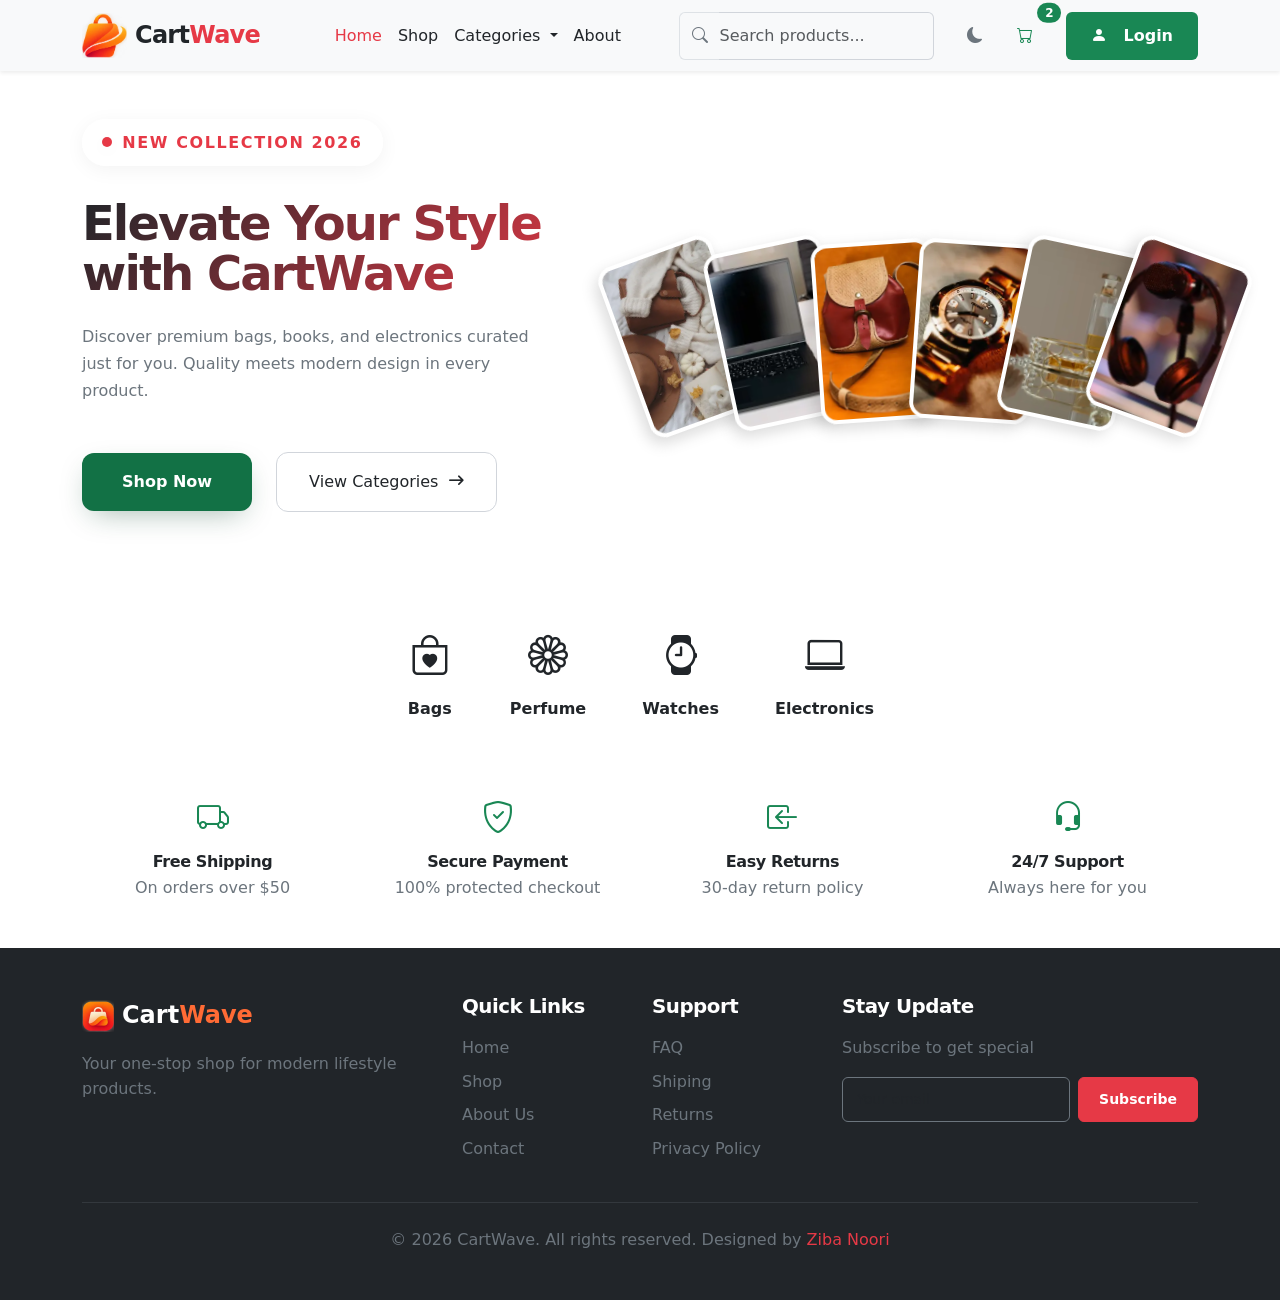
<file: index.html>
<!doctype html>
<html lang="en" class="no-js" data-theme="light">
  <head>
    <meta charset="UTF-8" />
    <meta name="viewport" content="width=device-width, initial-scale=1.0" />
    <title>CartWave</title>
    <link
      rel="icon"
      type="image/x-icon"
      href="./assets/images/favicon-32x32.png"
    />
    <link
      href="https://cdn.jsdelivr.net/npm/bootstrap@5.3.8/dist/css/bootstrap.min.css"
      rel="stylesheet"
      integrity="sha384-sRIl4kxILFvY47J16cr9ZwB07vP4J8+LH7qKQnuqkuIAvNWLzeN8tE5YBujZqJLB"
      crossorigin="anonymous"
    />
    <link
      rel="stylesheet"
      href="https://cdn.jsdelivr.net/npm/bootstrap-icons@1.11.3/font/bootstrap-icons.min.css"
    />
    <link rel="stylesheet" href="./assets/css/main.css" />
    <link rel="stylesheet" href="./assets/css/sections.css" />
    <link rel="stylesheet" href="./assets/css/responsive.css" />
  </head>

  <body>
    <!-- Navbar -->
    <nav class="navbar navbar-expand-lg navbar-light shadow-sm sticky-top">
      <div class="container">
        <a
          class="navbar-brand d-flex align-items-center gap-2 text-decoration-none"
          href="index.html"
        >
          <img
            src="./assets/images/logo5.webp"
            alt="CartWave Logo"
            width="45"
            height="45"
            class="d-inline-block align-text-top"
          />
          <span class="brand-name">
            Cart<span class="brand-accent">Wave</span>
          </span>
        </a>
        <button
          class="navbar-toggler border-0"
          type="button"
          data-bs-toggle="collapse"
          data-bs-target="#mainNav"
          aria-controls="mainNav"
          aria-expanded="false"
          aria-label="Toggle navigation"
        >
          <span class="navbar-toggler-icon"></span>
        </button>
        <div class="collapse navbar-collapse" id="mainNav">
          <ul class="navbar-nav mx-auto mb-2 mb-lg-0 fw-medium">
            <li class="nav-item">
              <a class="nav-link active" href="index.html">Home</a>
            </li>
            <li class="nav-item">
              <a class="nav-link" href="shop.html">Shop</a>
            </li>
            <li class="nav-item dropdown">
              <a
                class="nav-link dropdown-toggle"
                href="#"
                role="button"
                data-bs-toggle="dropdown"
              >
                Categories
              </a>
              <ul class="dropdown-menu border-0 shadow">
                <li>
                  <a class="dropdown-item" href="shop.html?category=electronics"
                    >Electronics</a
                  >
                </li>
                <li>
                  <a class="dropdown-item" href="shop.html?category=fashion"
                    >Fashion</a
                  >
                </li>
                <li><hr class="dropdown-divider" /></li>
                <li>
                  <a class="dropdown-item" href="shop.html?category=accessories"
                    >Accessories</a
                  >
                </li>
              </ul>
            </li>
            <li class="nav-item">
              <a class="nav-link" href="#about">About</a>
            </li>
          </ul>
          <div class="d-lg-none mb-3">
            <h6 class="fw-bold text-muted mb-2">Categories</h6>
            <ul class="list-unstyled">
              <li>
                <a
                  href="shop.html?category=electronics"
                  class="text-decoration-none text-dark d-block py-1"
                  >Electronics</a
                >
              </li>
              <li>
                <a
                  href="shop.html?category=fashion"
                  class="text-decoration-none text-dark d-block py-1"
                  >Fashion</a
                >
              </li>
              <li>
                <a
                  href="shop.html?category=beauty"
                  class="text-decoration-none text-dark d-block py-1"
                  >Beauty & Perfume</a
                >
              </li>
            </ul>
          </div>
          <form class="d-flex me-3 position-relative" role="search">
            <div class="input-group">
              <span class="input-group-text bg-light border-end-0">
                <i class="bi bi-search text-muted"></i>
              </span>
              <input
                class="form-control border-start-0 ps-0 js-search-input"
                type="search"
                placeholder="Search products..."
                aria-label="Search"
                autocomplete="off"
              />
            </div>
          </form>
          <button
            class="btn btn-outline-secondary rounded-2 px-3 js-theme-toggle"
            aria-label="Toggle dark mode"
          >
            <i class="bi bi-moon-fill" aria-hidden="true"></i>
          </button>
          <div class="d-flex gap-3">
            <a
              href="javascript:void(0)"
              class="btn btn-outline-success position-relative rounded-2 px-3"
              aria-label="Shopping cart with 2 items"
            >
              <i class="bi bi-cart" aria-hidden="true"></i>
              <span
                class="position-absolute top-0 start-100 translate-middle badge rounded-pill bg-success text-white"
              >
                2
                <span class="visually-hidden">items in cart</span>
              </span>
            </a>
            <a href="javascript:void(0)" class="btn btn-success rounded-2 px-4">
              <i class="bi bi-person-fill me-2" aria-hidden="true"></i>
              Login
            </a>
          </div>
        </div>
      </div>
    </nav>

    <!-- Hero Section -->
    <section class="hero-section">
      <div class="container py-5">
        <div class="row align-items-center">
          <div class="col-lg-6 hero-content mb-4 mb-lg-0">
            <span class="hero-badge">New Collection 2026</span>
            <h1 class="hero-title">
              Elevate Your Style with <span>CartWave</span>
            </h1>
            <p class="hero-lead">
              Discover premium bags, books, and electronics curated just for
              you. Quality meets modern design in every product.
            </p>
            <div class="hero-actions">
              <a href="#products" class="btn-hero-primary">Shop Now</a>
              <a href="javascript:void(0)" class="btn-hero-secondary"
                >View Categories</a
              >
            </div>
          </div>
          <div class="col-lg-6">
            <div class="hero-gallery position-relative">
              <div class="gallery-item">
                <img src="assets/images/heroshop.webp" alt="heroshop" />
              </div>

              <div class="gallery-item">
                <img src="assets/images/laptop.webp" alt="laptop" />
              </div>

              <div class="gallery-item">
                <img src="assets/images/bagg.webp" alt="bag" />
              </div>

              <div class="gallery-item">
                <img src="assets/images/watch2.webp" alt="watch" />
              </div>

              <div class="gallery-item">
                <img src="assets/images/perfume.webp " alt="perfume" />
              </div>

              <div class="gallery-item">
                <img src="assets/images/hedphone2.webp" alt="hedphon" />
              </div>
            </div>
          </div>
        </div>
      </div>
    </section>

    <section class="category-shortcuts py-5">
      <div class="container">
        <div
          class="d-flex justify-content-center flex-nowrap gap-4 overflow-auto pb-2"
        >
          <a
            href="shop.html?category=fashion"
            class="category-item text-center text-decoration-none text-dark p-3 rounded-4"
          >
            <i class="bi bi-bag-heart fs-1 d-block mb-2"></i>
            <span class="fw-semibold d-block">Bags</span>
          </a>

          <a
            href="shop.html?category=beauty"
            class="category-item text-center text-decoration-none text-dark p-3 rounded-4"
          >
            <i class="bi bi-flower1 fs-1 d-block mb-2"></i>
            <span class="fw-semibold d-block">Perfume</span>
          </a>

          <a
            href="shop.html?category=accessories"
            class="category-item text-center text-decoration-none text-dark p-3 rounded-4"
          >
            <i class="bi bi-watch fs-1 d-block mb-2"></i>
            <span class="fw-semibold d-block">Watches</span>
          </a>

          <a
            href="shop.html?category=electronics"
            class="category-item text-center text-decoration-none text-dark p-3 rounded-4"
          >
            <i class="bi bi-laptop fs-1 d-block mb-2"></i>
            <span class="fw-semibold d-block">Electronics</span>
          </a>
        </div>
      </div>
    </section>

    <section class="trust-badges">
      <div class="container">
        <div class="row g-4 text-center">
          <div class="col-md-3 col-6">
            <div
              class="d-flex flex-column align-items-center justify-content-center h-100"
            >
              <i class="bi bi-truck fs-2 text-success mb-2"></i>
              <div>
                <h6 class="fw-bold mb-1">Free Shipping</h6>
                <span class="text-muted d-block">On orders over $50</span>
              </div>
            </div>
          </div>

          <div class="col-md-3 col-6">
            <div
              class="d-flex flex-column align-items-center justify-content-center h-100"
            >
              <i class="bi bi-shield-check fs-2 text-success mb-2"></i>
              <div>
                <h6 class="fw-bold mb-1">Secure Payment</h6>
                <span class="text-muted d-block">100% protected checkout</span>
              </div>
            </div>
          </div>

          <div class="col-md-3 col-6">
            <div
              class="d-flex flex-column align-items-center justify-content-center h-100"
            >
              <i class="bi bi-box-arrow-in-left fs-2 text-success mb-2"></i>
              <div>
                <h6 class="fw-bold mb-1">Easy Returns</h6>
                <span class="text-muted d-block">30-day return policy</span>
              </div>
            </div>
          </div>

          <div class="col-md-3 col-6">
            <div
              class="d-flex flex-column align-items-center justify-content-center h-100"
            >
              <i class="bi bi-headset fs-2 text-success mb-2"></i>
              <div>
                <h6 class="fw-bold mb-1">24/7 Support</h6>
                <span class="text-muted d-block">Always here for you</span>
              </div>
            </div>
          </div>
        </div>
      </div>
    </section>

    <!-- footer -->
    <footer class="bg-dark text-light py-5 mt-5">
      <div class="container">
        <div class="row g-4">
          <div class="col-lg-4 col-md-6">
            <a
              class="d-flex align-items-center gap-2 text-decoration-non mb-3"
              href="javascript:void(0)"
            >
              <img
                src="./assets/images/favicon-32x32.png"
                alt="CartWave Brand Logo"
              />
              <span class="fw-bold fs-4 text-white"
                >Cart<span style="color: #ff6b35">Wave</span></span
              >
            </a>
            <p class="text-muted smal">
              Your one-stop shop for modern lifestyle products.
            </p>
          </div>

          <div class="col-lg-2 col-md-6">
            <h4 class="text-white mb-3">Quick Links</h4>
            <ul class="list-unstyled text-muted smal">
              <li class="mb-2">
                <a
                  href="javascript:void(0)"
                  class="text-decoration-non text-muted link-footer"
                  >Home</a
                >
              </li>
              <li class="mb-2">
                <a
                  href="javascript:void(0)"
                  class="text-decoration-non text-muted link-footer"
                  >Shop</a
                >
              </li>
              <li class="mb-2">
                <a
                  href="javascript:void(0)"
                  class="text-decoration-non text-muted link-footer"
                  >About Us</a
                >
              </li>
              <li class="mb-2">
                <a
                  href="javascript:void(0)"
                  class="text-decoration-non text-muted link-footer"
                  >Contact</a
                >
              </li>
            </ul>
          </div>
          <div class="col-lg-2 col-md-6">
            <h4 class="text-white mb-3">Support</h4>
            <ul class="list-unstyled">
              <li class="mb-2">
                <a
                  href="javascript:void(0)"
                  class="text-decoration-non text-muted link-footer"
                  >FAQ</a
                >
              </li>
              <li class="mb-2">
                <a
                  href="javascript:void(0)"
                  class="text-decoration-non text-muted link-footer"
                  >Shiping</a
                >
              </li>
              <li class="mb-2">
                <a
                  href="javascript:void(0)"
                  class="text-decoration-non text-muted link-footer"
                  >Returns</a
                >
              </li>
              <li class="mb-2">
                <a
                  href="javascript:void(0)"
                  class="text-decoration-non text-muted link-footer"
                  >Privacy Policy</a
                >
              </li>
            </ul>
          </div>

          <div class="col-lg-4 col-md-6">
            <h4 class="text-white mb-3">Stay Update</h4>
            <p class="text-muted smal">Subscribe to get special</p>
            <form class="d-flex gap-2" action="/subscribe" method="POST">
              <label for="newsletters-email" class="visually-hidden"
                >Email address</label
              >

              <input
                type="email"
                name="email"
                id="newsletters-email"
                placeholder="Your email"
                required
                class="form-control form-control-sm bg-dark border-secondary text-light rounded-start"
                style="border-radius: var(--radius-sm) !important"
              />

              <button class="btn btn-brand btn-sm rounded-end" type="submit">
                Subscribe
              </button>
            </form>
          </div>
        </div>

        <hr class="border-secondary my-4" />
        <div class="text-center text-muted smal">
          &copy; 2026 CartWave. All rights reserved. Designed by
          <a href="https://github.com/zibanoori" target="_blank">Ziba Noori</a>
        </div>
      </div>
    </footer>
    <!-- Scripts -->
    <script
      src="https://cdn.jsdelivr.net/npm/bootstrap@5.3.8/dist/js/bootstrap.bundle.min.js"
      integrity="sha384-FKyoEForCGlyvwx9Hj09JcYn3nv7wiPVlz7YYwJrWVcXK/BmnVDxM+D2scQbITxI"
      crossorigin="anonymous"
    ></script>
    <script src="assets/script/main.js"></script>
  </body>
</html>
</file>
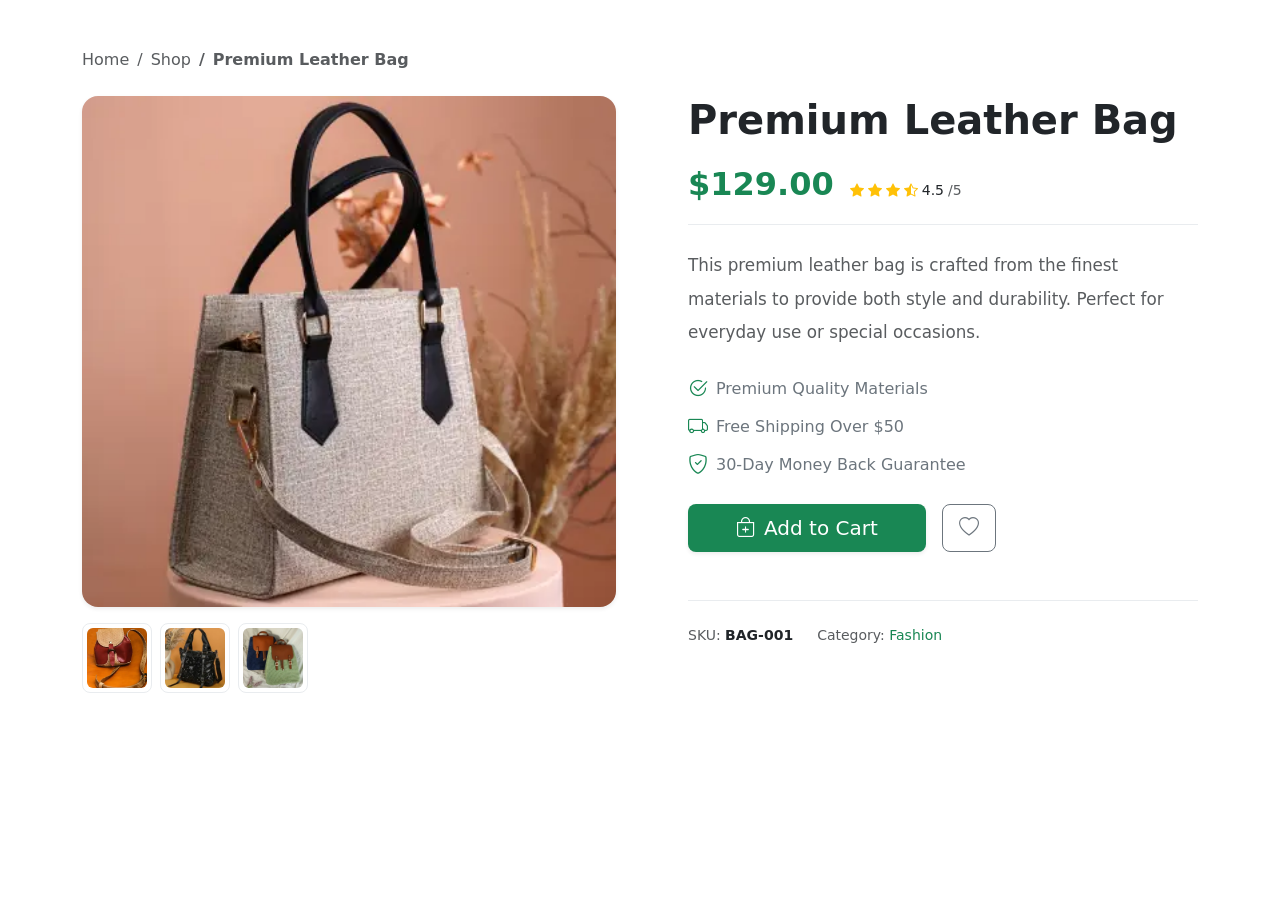
<file: product-detail.html>
<!doctype html>
<html lang="en">
  <head>
    <meta charset="UTF-8" />
    <meta name="viewport" content="width=device-width, initial-scale=1.0" />
    <title>Premium Leather Bag - CartWave</title>
    <link
      href="https://cdn.jsdelivr.net/npm/bootstrap@5.3.8/dist/css/bootstrap.min.css"
      rel="stylesheet"
    />
    <link
      rel="stylesheet"
      href="https://cdn.jsdelivr.net/npm/bootstrap-icons@1.11.3/font/bootstrap-icons.min.css"
    />
    <style>
      .thumbnail-item {
        transition: all 1.8s cubic-bezier(0.22, 1, 0.36, 1);
        transform-origin: center bottom;
        cursor: pointer;
      }
      .thumbnail-item:hover {
        transform: scale(1.15) rotate(-5deg);
        border-color: #165437 !important;
        box-shadow: 0 10px 20px rgba(0, 0, 0, 0.1);
      }
      .main-product-image {
        transition: none;
      }
      .btn-success {
        background-color: #198754;
        border: none;
        transition: transform 0.3s ease;
      }
      .btn-success:hover {
        transform: translateY(-2px);
        background-color: #157347;
      }
    </style>
  </head>
  <body>
    <section class="py-5">
      <div class="container">
        <!-- Breadcrumb -->
        <nav class="mb-4" aria-label="breadcrumb">
          <ol class="breadcrumb small text-muted">
            <li class="breadcrumb-item">
              <a href="/" class="text-decoration-none text-muted">Home</a>
            </li>
            <li class="breadcrumb-item">
              <a href="/shop/" class="text-decoration-none text-muted">Shop</a>
            </li>
            <li class="breadcrumb-item active fw-semibold">
              Premium Leather Bag
            </li>
          </ol>
        </nav>

        <div class="row g-5 align-items-start">
          <div class="col-lg-6">
            <div
              class="bg-light rounded-4 overflow-hidden shadow-sm position-relative"
            >
              <img
                src="assets/images/baggg.webp"
                alt="Product"
                class="w-100 h-auto object-fit-cover main-product-image"
                style="min-height: 500px"
              />
            </div>
            <div class="d-flex gap-2 mt-3">
              <div
                class="thumbnail-item border border-light-subtle rounded-3 p-1"
                style="width: 70px; height: 70px"
              >
                <img
                  src="assets/images/bagg.webp"
                  alt="thumb"
                  class="w-100 h-100 object-fit-cover rounded-2"
                />
              </div>
              <div
                class="thumbnail-item border border-light-subtle rounded-3 p-1"
                style="width: 70px; height: 70px"
              >
                <img
                  src="assets/images/bagg2.webp"
                  alt="thumb"
                  class="w-100 h-100 object-fit-cover rounded-2"
                />
              </div>
              <div
                class="thumbnail-item border border-light-subtle rounded-3 p-1"
                style="width: 70px; height: 70px"
              >
                <img
                  src="assets/images/bag2.webp"
                  alt="thumb"
                  class="w-100 h-100 object-fit-cover rounded-2"
                />
              </div>
            </div>
          </div>

          <!-- Right Column: Info -->
          <div class="col-lg-6 ps-lg-5">
            <h1 class="display-6 fw-bold mb-3 text-dark">
              Premium Leather Bag
            </h1>

            <div
              class="d-flex align-items-baseline gap-3 mb-4 pb-3 border-bottom border-light-subtle"
            >
              <span class="fs-2 fw-bold text-success">$129.00</span>
              <div class="d-flex align-items-center text-warning small">
                <i class="bi bi-star-fill me-1"></i>
                <i class="bi bi-star-fill me-1"></i>
                <i class="bi bi-star-fill me-1"></i>
                <i class="bi bi-star-half me-1"></i>
                <span class="fw-medium text-dark">4.5</span>
                <span class="text-muted ms-1">/5</span>
              </div>
            </div>

            <p class="text-muted mb-4 lh-lg" style="font-size: 1.05rem">
              This premium leather bag is crafted from the finest materials to
              provide both style and durability. Perfect for everyday use or
              special occasions.
            </p>

            <ul class="list-unstyled mb-4 d-grid gap-2">
              <li class="d-flex align-items-center gap-2 text-secondary">
                <i class="bi bi-check2-circle text-success fs-5"></i>
                <span>Premium Quality Materials</span>
              </li>
              <li class="d-flex align-items-center gap-2 text-secondary">
                <i class="bi bi-truck text-success fs-5"></i>
                <span>Free Shipping Over $50</span>
              </li>
              <li class="d-flex align-items-center gap-2 text-secondary">
                <i class="bi bi-shield-check text-success fs-5"></i>
                <span>30-Day Money Back Guarantee</span>
              </li>
            </ul>

            <div class="d-flex flex-wrap gap-3 mb-5">
              <button class="btn btn-success btn-lg px-5 rounded-3 shadow-sm">
                <i class="bi bi-bag-plus me-2"></i>Add to Cart
              </button>
              <button
                class="btn btn-outline-secondary btn-lg rounded-3"
                aria-label="Add to wishlist"
              >
                <i class="bi bi-heart"></i>
              </button>
            </div>

            <div class="pt-4 border-top border-light-subtle">
              <div class="d-flex gap-4 small text-muted">
                <span>SKU: <strong class="text-dark">BAG-001</strong></span>
                <span
                  >Category:
                  <a
                    href="#"
                    class="text-decoration-none text-success fw-medium"
                    >Fashion</a
                  ></span
                >
              </div>
            </div>
          </div>
        </div>
      </div>
    </section>

    <script>
      const product = [
        {
          id: 1,
          name: "Premium Leather Bag",
          price: "$129.00",
          description:
            "This premium leather bag is crafted from the finest materials to provide both style and durability. Perfect for everyday use or special occasions.",
          image: "assets/images/baggg.webp",
        },
        {
          id: 2,
          name: "Classic Denim bag",
          price: "$89.50",
          desc: "A timeless denim bag perfect for any season. Made with high-quality cotton for maximum comfort.",
          image: "assets/images/bagg.webp",
          sku: "BAG-002",
        },
      ];
      function showProduct(id) {
        const product = products.find((p) => p.id == id);
        if (product) {
          document.getElementById("product-name").innerText = product.name;
          document.getElementById("product-price").innerText = product.price;
          document.getElementById("product-desc").innerText =
            product.description;
          document.getElementById("product-image").src = product.image;
          document.getElementById("product-sku").innerText = product.sku;
          document.getElementById("breadcrumb-product").innerText =
            product.name;
        }
      }

      const urlParams = new URLSearchParams(window.location.search);
      const productId = urlParams.get("id");
      if (productId) {
        showProduct(productId);
      }

      document.querySelectorAll(".thumbnail-item img").forEach((tumb) => {
        tumb.addEventListener("click", function () {
          document.getElementById("product-image").src = this.src;
        });
      });
    </script>
  </body>
</html>
</file>
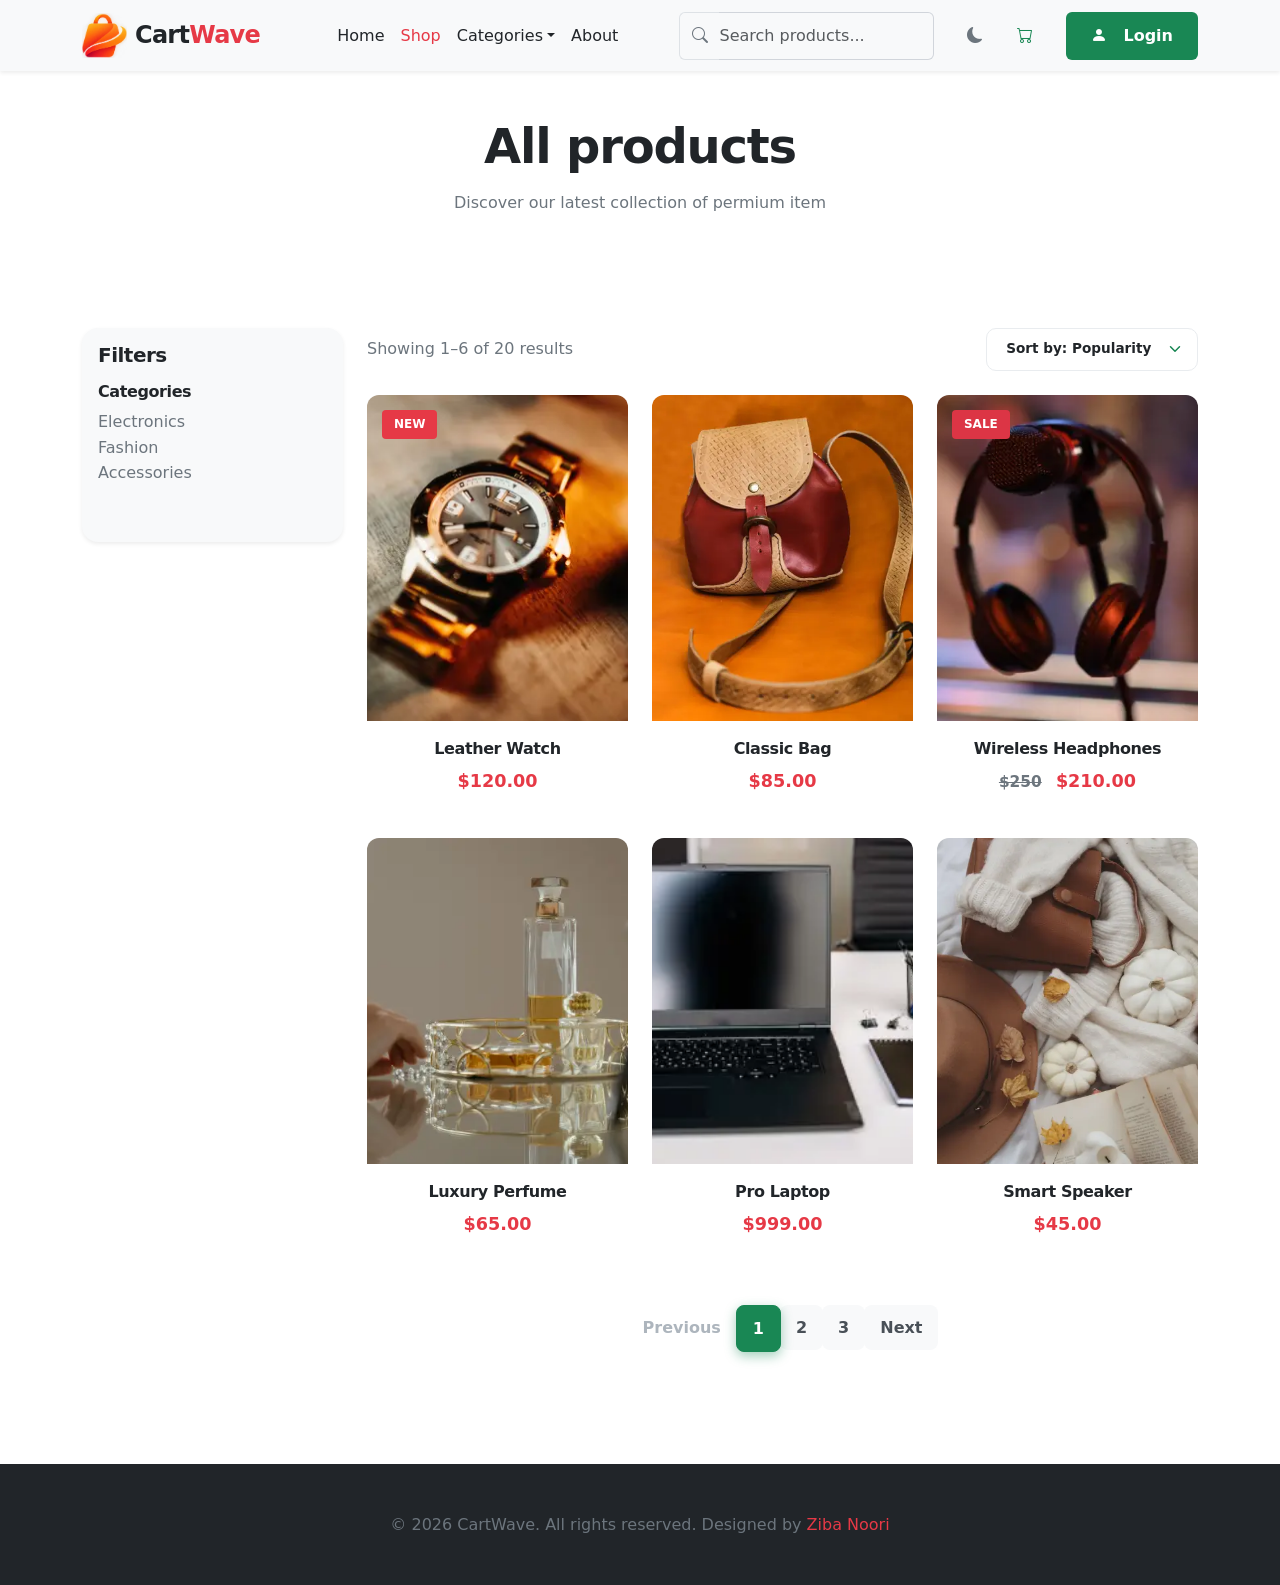
<file: shop.html>
<!doctype html>
<html lang="en" class="no-js" data-theme="light">
  <head>
    <meta charset="UTF-8" />
    <meta name="viewport" content="width=device-width, initial-scale=1.0" />
    <title>Shop - CartWave</title>
    <link
      rel="icon"
      type="image/x-icon"
      href="./assets/images/favicon-32x32.png"
    />
    <link
      href="https://cdn.jsdelivr.net/npm/bootstrap@5.3.8/dist/css/bootstrap.min.css"
      rel="stylesheet"
    />
    <link
      rel="stylesheet"
      href="https://cdn.jsdelivr.net/npm/bootstrap-icons@1.11.3/font/bootstrap-icons.min.css"
    />
    <link rel="stylesheet" href="./assets/css/main.css" />
    <link rel="stylesheet" href="./assets/css/sections.css" />
    <link rel="stylesheet" href="./assets/css/responsive.css" />
  </head>
  <body>
    <!-- Navbar -->
    <nav class="navbar navbar-expand-lg navbar-light shadow-sm sticky-top">
      <div class="container">
        <a
          class="navbar-brand d-flex align-items-center gap-2 text-decoration-none"
          href="index.html"
        >
          <img
            src="./assets/images/logo5.webp"
            alt="CartWave Logo"
            width="45"
            height="45"
          />
          <span class="brand-name"
            >Cart<span class="brand-accent">Wave</span></span
          >
        </a>

        <button
          class="navbar-toggler border-0"
          type="button"
          data-bs-toggle="collapse"
          data-bs-target="#mainNav"
        >
          <span class="navbar-toggler-icon"></span>
        </button>

        <div class="collapse navbar-collapse" id="mainNav">
          <ul class="navbar-nav mx-auto mb-2 mb-lg-0 fw-medium">
            <li class="nav-item">
              <a class="nav-link" href="index.html">Home</a>
            </li>
            <li class="nav-item">
              <a class="nav-link active" href="shop.html">Shop</a>
            </li>
            <li class="nav-item dropdown">
              <a
                class="nav-link dropdown-toggle"
                href="#"
                role="button"
                data-bs-toggle="dropdown"
                >Categories</a
              >
              <ul class="dropdown-menu border-0 shadow">
                <li>
                  <a class="dropdown-item" href="shop.html?category=electronics"
                    >Electronics</a
                  >
                </li>
                <li>
                  <a class="dropdown-item" href="shop.html?category=fashion"
                    >Fashion</a
                  >
                </li>
                <li><hr class="dropdown-divider" /></li>
                <li>
                  <a class="dropdown-item" href="shop.html?category=accessories"
                    >Accessories</a
                  >
                </li>
              </ul>
            </li>
            <li class="nav-item">
              <a class="nav-link" href="#about">About</a>
            </li>
          </ul>

          <div class="d-lg-none mb-3">
            <h6 class="fw-bold text-muted mb-2">Categories</h6>
            <ul class="list-unstyled">
              <li>
                <a
                  href="shop.html?category=electronics"
                  class="text-decoration-none text-dark d-block py-1"
                  >Electronics</a
                >
              </li>
              <li>
                <a
                  href="shop.html?category=fashion"
                  class="text-decoration-none text-dark d-block py-1"
                  >Fashion</a
                >
              </li>
              <li>
                <a
                  href="shop.html?category=beauty"
                  class="text-decoration-none text-dark d-block py-1"
                  >Beauty & Perfume</a
                >
              </li>
            </ul>
          </div>

          <form class="d-flex me-3 position-relative" role="search">
            <div class="input-group">
              <span class="input-group-text bg-light border-end-0">
                <i class="bi bi-search text-muted"></i>
              </span>
              <input
                class="form-control border-start-0 ps-0 js-search-input"
                type="search"
                placeholder="Search products..."
                aria-label="Search"
                autocomplete="off"
              />
            </div>
          </form>
          <button
            class="btn btn-outline-secondary rounded-2 px-3 js-theme-toggle"
          >
            <i class="bi bi-moon-fill"></i>
          </button>
          <div class="d-flex gap-3">
            <a
              href="#"
              class="btn btn-outline-success position-relative rounded-2 px-3"
            >
              <i class="bi bi-cart"></i>
              <span
                class="position-absolute top-0 start-100 translate-middle badge rounded-pill bg-success text-white"
              ></span>
            </a>
            <a href="#" class="btn btn-success rounded-2 px-4"
              ><i class="bi bi-person-fill me-2"></i>Login</a
            >
          </div>
        </div>
      </div>
    </nav>
    <!-- Shop Header -->
    <section class="py-5 text-center">
      <div class="container">
        <h1 class="fw-bold mb-3">All products</h1>
        <p class="text-muted">Discover our latest collection of permium item</p>
      </div>
    </section>

    <section class="py-5">
      <div class="container">
        <div class="row g-4">
          <aside class="col-lg-3">
            <div class="card border-0 shadow-sm p-3">
              <h5 class="fw-bold mb-3">Filters</h5>
              <div class="mb-4">
                <h6 class="fw-semibold">Categories</h6>
                <ul class="list-unstyled">
                  <li>
                    <a href="#" class="text-decoration-none text-muted"
                      >Electronics</a
                    >
                  </li>
                  <li>
                    <a href="#" class="text-decoration-none text-muted"
                      >Fashion</a
                    >
                  </li>
                  <li>
                    <a href="#" class="text-decoration-none text-muted"
                      >Accessories</a
                    >
                  </li>
                </ul>
              </div>
            </div>
          </aside>

          <main class="col-lg-9">
            <!-- Toolbar -->
            <div class="d-flex justify-content-between align-items-center mb-4">
              <span class="text-muted">Showing 1–6 of 20 results</span>
              <select class="shop-sort-select w-auto">
                <option>Sort by: Popularity</option>
                <option>Price: Low to High</option>
                <option>Price: High to Low</option>
                <option>Newest Arrivals</option>
              </select>
            </div>

            <!-- Product Grid -->
            <div class="row g-4">
              <div class="col-lg-4 col-md-6">
                <div class="product-card-modern">
                  <div class="product-image-wrapper">
                    <span class="badge-new">New</span>
                    <img src="assets/images/watch2.webp" alt="Leather Watch" />
                    <button class="btn-add-cart" aria-label="Add to cart">
                      <i class="bi bi-bag-plus"></i>
                    </button>
                  </div>
                  <div class="product-info">
                    <h6 class="product-title">Leather Watch</h6>
                    <p class="product-price">$120.00</p>
                  </div>
                </div>
              </div>

              <div class="col-lg-4 col-md-6">
                <div class="product-card-modern">
                  <div class="product-image-wrapper">
                    <img src="assets/images/bagg.webp" alt="Classic Bag" />
                    <button class="btn-add-cart" aria-label="Add to cart">
                      <i class="bi bi-bag-plus"></i>
                    </button>
                  </div>
                  <div class="product-info">
                    <h6 class="product-title">Classic Bag</h6>
                    <p class="product-price">$85.00</p>
                  </div>
                </div>
              </div>

              <div class="col-lg-4 col-md-6">
                <div class="product-card-modern">
                  <div class="product-image-wrapper">
                    <span class="badge-sale">Sale</span>
                    <img
                      src="assets/images/hedphone2.webp"
                      alt="Wireless Headphones"
                    />
                    <button class="btn-add-cart" aria-label="Add to cart">
                      <i class="bi bi-bag-plus"></i>
                    </button>
                  </div>
                  <div class="product-info">
                    <h6 class="product-title">Wireless Headphones</h6>
                    <p class="product-price">
                      <del class="text-muted small me-2">$250</del> $210.00
                    </p>
                  </div>
                </div>
              </div>

              <div class="col-lg-4 col-md-6">
                <div class="product-card-modern">
                  <div class="product-image-wrapper">
                    <img
                      src="assets/images/perfume.webp"
                      alt="Luxury Perfume"
                    />
                    <button class="btn-add-cart" aria-label="Add to cart">
                      <i class="bi bi-bag-plus"></i>
                    </button>
                  </div>
                  <div class="product-info">
                    <h6 class="product-title">Luxury Perfume</h6>
                    <p class="product-price">$65.00</p>
                  </div>
                </div>
              </div>

              <div class="col-lg-4 col-md-6">
                <div class="product-card-modern">
                  <div class="product-image-wrapper">
                    <img src="assets/images/laptop.webp" alt="Pro Laptop" />
                    <button class="btn-add-cart" aria-label="Add to cart">
                      <i class="bi bi-bag-plus"></i>
                    </button>
                  </div>
                  <div class="product-info">
                    <h6 class="product-title">Pro Laptop</h6>
                    <p class="product-price">$999.00</p>
                  </div>
                </div>
              </div>

              <div class="col-lg-4 col-md-6">
                <div class="product-card-modern">
                  <div class="product-image-wrapper">
                    <img
                      src="assets/images/heroshop.webp"
                      alt="Smart Speaker"
                    />
                    <button class="btn-add-cart" aria-label="Add to cart">
                      <i class="bi bi-bag-plus"></i>
                    </button>
                  </div>
                  <div class="product-info">
                    <h6 class="product-title">Smart Speaker</h6>
                    <p class="product-price">$45.00</p>
                  </div>
                </div>
              </div>
            </div>
            <!-- Empty State Section -->
            <div class="empty-state text-center py-5 d-none">
              <div class="mb-3">
                <i class="bi bi-search display-1 text-muted opacity-25"></i>
              </div>
              <h3 class="fw-bold mb-2">No products found</h3>
              <p class="text-muted mb-4">
                We couldn't find what you're looking for. Try adjusting your
                filters.
              </p>
              <a
                href="shop.html"
                class="btn btn-outline-success rounded-pill px-4"
              >
                <i class="bi bi-arrow-counterclockwise me-2"></i>Clear Filters
              </a>
            </div>

            <!-- Pagination -->
            <nav aria-label="Page navigation" class="mt-5">
              <ul class="pagination justify-content-center">
                <li class="page-item disabled">
                  <a
                    class="page-link"
                    href="javascript:void(0)"
                    tabindex="-1"
                    aria-disabled="true"
                    >Previous</a
                  >
                </li>
                <li class="page-item active">
                  <a class="page-link" href="javascript:void(0)">1</a>
                </li>
                <li class="page-item">
                  <a class="page-link" href="javascript:void(0)">2</a>
                </li>
                <li class="page-item">
                  <a class="page-link" href="javascript:void(0)">3</a>
                </li>
                <li class="page-item">
                  <a class="page-link" href="javascript:void(0)">Next</a>
                </li>
              </ul>
            </nav>
          </main>
        </div>
      </div>
    </section>
    <!-- footer -->
    <footer class="bg-dark text-light py-5 mt-5">
      <div class="container">
        <div class="text-center text-muted smal">
          &copy; 2026 CartWave. All rights reserved. Designed by
          <a href="https://github.com/zibanoori" target="_blank">Ziba Noori</a>
        </div>
      </div>
    </footer>

    <script src="https://cdn.jsdelivr.net/npm/bootstrap@5.3.8/dist/js/bootstrap.bundle.min.js"></script>
    <script src="./assets/script/main.js"></script>
  </body>
</html>
</file>
<file: assets/css/main.css>
:root {
  --primary: #e63946;
  --primary-dark: #d62828;
  --secondary: #ff6b35;
  --accent: #f59e0b;

  --background: #ffffff;
  --surface: #f8f9fa;
  --surface-2: #f1f5f9;
  --surface-3: #e2e8f0;
  --inverse: #111827;

  --text: #212529;
  --muted: #6c757d;
  --faint: #9ca3af;
  --on-primary: #ffffff;
  --on-inverse: #f8fafc;

  --border: #dee2e6;
  --border-strong: #d1d5db;
  --radius-sm: 6px;
  --radius-md: 10px;
  --radius-lg: 16px;
  --radius-xl: 24px;
  --radius-pill: 999px;

  --shadow-xs: 0 1px 2px rgba(0, 0, 0, 0.05);
  --shadow-sm: 0 2px 8px rgba(0, 0, 0, 0.06);
  --shadow-md: 0 10px 24px -12px rgba(0, 0, 0, 0.1);
  --ring: 0 0 0 3px rgba(229, 57, 53, 0.28);

  --font-display: "Plus Jakarta Sans", system-ui, sans-serif;
  --font-body: "Inter", system-ui, -apple-system, sans-serif;

  --fs-display: clamp(2.5rem, 1.4rem + 3.6vw, 4rem);
  --fs-h1: clamp(2rem, 1.3rem + 2.4vw, 3rem);
  --fs-h2: clamp(1.625rem, 1.25rem + 1.4vw, 2.5rem);
  --fs-h3: clamp(1.25rem, 1.08rem + 0.6vw, 1.75rem);
  --fs-h4: clamp(1.0625rem, 1rem + 0.3vw, 1.25rem);
  --fs-body: 1rem;
  --fs-sm: 0.875rem;
  --fs-xs: 0.8125rem;

  --section-y: clamp(3.5rem, 2rem + 5vw, 6rem);
  --gutter: 1.5rem;
  --navbar-h: 72px;

  --ease: cubic-bezier(0.2, 0, 0.1, 1);
  --dur-fast: 120ms;
  --dur: 220ms;
  --dur-slow: 420ms;

  color-scheme: light;
}

[data-theme="dark"] {
  --primary: #ff5a56;
  --primary-dark: #e53935;
  --secondary: #fbbf24;
  --accent: #fbbf24;

  --background: #121212;
  --surface: #1e1e1e;
  --surface-2: #2d2d2d;
  --surface-3: #334155;
  --inverse: #e2e8f0;

  --text: #e0e0e0;
  --muted: #a0a0a0;
  --faint: #64748b;
  --on-primary: #1a0806;
  --on-inverse: #0f172a;

  --border: #333333;
  --border-strong: #3e4f6b;

  --shadow-xs: 0 1px 2px rgba(0, 0, 0, 0.4);
  --shadow-sm: 0 2px 8px rgba(0, 0, 0, 0.35);
  --ring: 0 0 0 3px rgba(255, 90, 86, 0.35);

  color-scheme: dark;
}

*,
*::before,
*::after {
  box-sizing: border-box;
}

html {
  scroll-behavior: smooth;
  scroll-padding-top: calc(var(--navbar-h) + 16px);
}

body {
  background-color: var(--background);
  color: var(--text);
  font-family: var(--font-body);
  font-size: var(--fs-body);
  line-height: 1.6;
  margin: 0;
  -webkit-font-smoothing: antialiased;
  transition:
    background-color var(--dur) var(--ease),
    color var(--dur) var(--ease);
}

h1,
h2,
h3,
h4,
h5,
h6,
.display-title {
  font-family: var(--font-display);
  font-weight: 700;
  line-height: 1.15;
  letter-spacing: -0.025em;
  margin-block: 0 0.5em;
  color: var(--text);
}

h1 {
  font-size: var(--fs-h1);
}
h2 {
  font-size: var(--fs-h2);
}
h3 {
  font-size: var(--fs-h3);
}
h4 {
  font-size: var(--fs-h4);
  font-weight: 650;
}

p {
  margin-bottom: 1rem;
  color: var(--muted);
}
a {
  text-decoration: none;
  color: var(--primary);
  transition: color var(--dur-fast) var(--ease);
}
a:hover {
  color: var(--primary-dark);
}

.container,
.container-fluid,
.container-lg,
.container-xl {
  --bs-gutter-x: var(--gutter);
}

@media (min-width: 1400px) {
  .container,
  .container-xl,
  .container-xxl {
    max-width: 1280px;
  }
}

.section {
  padding-block: var(--section-y);
}
.section-alt {
  background: var(--surface);
}

.text-muted {
  color: var(--muted) !important;
}
.bg-surface {
  background-color: var(--surface);
}

.btn {
  font-family: var(--font-body);
  font-weight: 600;
  border-radius: var(--radius-sm);
  padding: 0.6875rem 1.25rem;
  border: 1px solid transparent;
  display: inline-flex;
  align-items: center;
  justify-content: center;
  gap: 0.5rem;
  transition: all var(--dur-fast) var(--ease);
}

.btn:active {
  transform: translateY(1px);
}

.btn-brand {
  background: var(--primary);
  color: var(--on-primary);
  border-color: var(--primary);
}
.btn-brand:hover {
  background: var(--primary-dark);
  border-color: var(--primary-dark);
  color: #fff;
}

.btn-icon {
  width: 40px;
  height: 40px;
  padding: 0;
  border-radius: var(--radius-sm);
  background: transparent;
  border: 1px solid var(--border);
  color: var(--text);
  display: inline-flex;
  align-items: center;
  justify-content: center;
}
.btn-icon:hover {
  background: var(--surface-2);
  color: var(--primary);
}

.icon-count {
  position: absolute;
  top: -5px;
  right: -5px;
  min-width: 18px;
  height: 18px;
  padding: 0 5px;
  border-radius: var(--radius-pill);
  background: var(--primary);
  color: #fff;
  font-size: 11px;
  font-weight: 700;
  line-height: 18px;
  text-align: center;
}

.product-card .card-img-top {
  height: 250px;
  width: 100%;
  object-fit: cover;
  object-position: center;
  border-top-left-radius: var(--radius-sm);
  border-top-right-radius: var(--radius-sm);
}

.card {
  background-color: var(--surface);
  border: 1px solid var(--border);
  border-radius: var(--radius-lg);
}

.form-control {
  background-color: var(--surface);
  border: 1px solid var(--border-strong);
  border-radius: var(--radius-sm);
  color: var(--text);
  padding: 0.6875rem 0.875rem;
}
.form-control:focus {
  border-color: var(--primary);
  box-shadow: var(--ring);
  outline: none;
}

:focus-visible {
  outline: 2px solid var(--primary);
  outline-offset: 2px;
  border-radius: 3px;
}

.skip-link {
  position: absolute;
  left: 1rem;
  top: -4rem;
  z-index: 2000;
  padding: 0.75rem 1.25rem;
  background: var(--text);
  color: var(--surface);
  border-radius: var(--radius-sm);
  font-weight: 600;
  transition: top var(--dur) var(--ease);
}
.skip-link:focus {
  top: 1rem;
  color: var(--surface);
}
</file>
<file: assets/css/sections.css>
.navbar-nav .nav-link {
  color: var(--text);
  transition: color 0.5s ease;
}

.navbar-nav .nav-link:hover,
.navbar-nav .nav-link.active {
  color: var(--primary) !important;
}
.navbar {
  background-color: var(--surface, #ffffff);
  transition: background-color rgba(255, 255, 255, 0.1);
}

[data-theme="dark"] .navbar {
  background-color: var(--surface, #1e1e1e);
  border-bottom: 1px solid rgba(255, 255, 255, 0.1);
}

[data-theme="dark"] .navbar-nav .nav-link {
  color: var(--text, #e0e0e0);
}

[data-theme="dark"] .shop-sort-select {
  background-color: var(--surface, #1e1e1e);
  border-color: rgba(255, 255, 255, 0.1);
  color: var(--text, #e0e0e0);
}

[data-theme="dark"] .shop-sort-select {
  background-image: url("data:image/svg+xml,%3csvg xmlns='http://www.w3.org/2000/svg' viewBox='0 0 16 16'%3e%3cpath fill='none' stroke='%23ffffff' stroke-linecap='round' stroke-linejoin='round' stroke-width='2' d='m2 5 6 6 6-6'/%3e%3c/svg%3e");
}

[data-theme="dark"] .input-group-text {
  background-color: var(--surface, #1e1e1e);
  border-color: rgba(255, 255, 255, 0.1);
  color: var(--text, #e0e0e0);
}

[data-theme="dark"] .js-search-input {
  background-color: var(--surface, #1e1e1e);
  border-color: rgba(255, 255, 255, 0.1);
  color: var(--text, #e0e0e0);
}

[data-theme="dark"] .js-search-input::placeholder {
  color: rgba(255, 255, 255, 0.5);
}

[data-theme="dark"] .input-group-text {
  background-color: #2c2c2c !important;
  border-color: rgba(255, 255, 255, 0.1) !important;
}

[data-theme="dark"] .input-group-text i {
  color: #ffffff !important;
}

[data-theme="dark"] .js-search-input {
  background-color: #1e1e1e !important;
  border-color: rgba(255, 255, 255, 0.1) !important;
  color: #ffffff !important;
}

[data-theme="dark"] .category-item {
  color: #ffffff !important;
}

[data-theme="dark"] .category-item:hover {
  color: var(--primary) !important;
  background-color: rgba(255, 255, 255, 0.05);
}

[data-theme="dark"] footer {
  background-color: #0f0f0f !important;
  border-top: 1px solid rgba(255, 255, 255, 0.1);
}

[data-theme="dark"] footer h4 {
  color: #ffffff !important;
}

[data-theme="dark"] .link-footer {
  color: rgba(255, 255, 255, 0.7) !important;
}

[data-theme="dark"] .link-footer:hover {
  color: var(--primary) !important;
  padding-left: 5px;
}

[data-theme="dark"] footer .text-muted {
  color: rgba(255, 255, 255, 0.5) !important;
}

[data-theme="dark"] #newsletters-email {
  background-color: rgba(255, 255, 255, 0.1) !important;
  border-color: rgba(255, 255, 255, 0.2) !important;
  color: #fff !important;
}

[data-theme="dark"] #newsletters-email::placeholder {
  color: rgba(255, 255, 255, 0.5);
}

[data-theme="dark"] .product-card-modern {
  background-color: var(--surface, #1e1e1e);
  border: 1px solid rgba(255, 255, 255, 0.1);
}

[data-theme="dark"] .product-title {
  color: #ffffff !important;
}

[data-theme="dark"] .product-info p {
  color: rgba(255, 255, 255, 0.7) !important;
}

[data-theme="dark"] .btn-add-cart {
  background-color: #2c2c2c;
  color: #ffffff;
  border: 1px solid rgba(255, 255, 255, 0.1);
}

[data-theme="dark"] .btn-add-cart:hover {
  background-color: var(--primary);
  color: white;
}

.link-footer:hover {
  color: #ffffff !important;
  transition: 0.2s;
  padding: 2px;
}

footer .btn-brand {
  background-color: var(--primary);
  border-color: var(--primary);
}

.brand-name {
  font-family: var(--font-display);
  font-weight: 800;
  font-size: 1.5rem;
  color: var(--text);
  letter-spacing: -0.03em;
}
.brand-accent {
  color: var(--primary);
}
.navbar-brand:hover .brand-name {
  color: var(--primary);
  transition: all 2s var(--ease, cubic-bezier(0.22, 1, 0.36, 1));
  text-shadow: 0 2px 8px rgba(230, 58, 76, 0.3);
  transform: scale(1.05);
}
.navbar-brand:hover .brand-accent {
  color: var(--secondary, #ff6b35);
}
.hero-image-wrapper {
  max-width: 60%;
  margin: 0 auto;
  position: relative;
}
.hero-image-wrapper img {
  border-radius: var(--radius-lg);
  box-shadow: var(--shadow-md);
  transition: transform 1s ease;
  width: 100%;
  height: auto;
  opacity: 0;
  transform: scale(0.85);
  filter: blur(5px);
  animation: heroReveal 2.5s var(--ease) forwards;
}
@keyframes heroReveal {
  0% {
    opacity: 0;
    transform: scale(0.85);
    filter: blur(5px);
  }
  100% {
    opacity: 1;
    transform: scale(1);
    filter: blur(0);
  }
}
.floating-card {
  background: rgba(255, 255, 0.95);
  backdrop-filter: blur(10px);
  border: 1px solid var(--border);
  border-radius: var(--radius-md);
  box-shadow: var(--shadow-md);
  z-index: 10;
  max-width: 160px;
  padding: 0.75rem;
  font-size: 0.85rem;
  transition: transform 0.6s var(--ease);
}
.floating-card i {
  font-size: 0.9em;
}
.hero-image-wrapper:hover .floating-card {
  transform: translateY(-2px);
}
.hero-content {
  padding-right: 3rem;
  position: relative;
  z-index: 2;
}
.hero-badge {
  display: inline-flex;
  align-items: center;
  gap: 10px;
  background: rgba(255, 255, 255, 0.7);
  backdrop-filter: blur(12px);
  border: 1px solid rgba(255, 255, 255, 0.5);
  color: var(--primary);
  font-size: 1rem;
  font-weight: 800;
  padding: 0.6rem 1.2rem;
  border-radius: 50px;
  margin-bottom: 2rem;
  letter-spacing: 0.1em;
  text-transform: uppercase;
  box-shadow: 0 4px 20px rgba(0, 0, 0, 0.05);
}
.hero-badge::before {
  content: "";
  width: 10px;
  height: 10px;
  background: var(--primary);
  border-radius: 50px;
  box-shadow: 0 4px 20px rgba(0, 0, 0, 0.05);
}
.hero-title {
  font-family: var(--surface);
  font-size: 3rem;
  font-weight: 700;
  line-height: 1.05;
  letter-spacing: -0.04em;
  margin-bottom: 1.5rem;
  background: linear-gradient(135deg, var(--text) 0%, var(--primary) 100%);
  -webkit-background-clip: text;
  -webkit-text-fill-color: transparent;
  background-clip: text;
}
.hero-lead {
  font-size: 1rem;
  line-height: 1.7;
  color: var(--muted);
  margin-bottom: 3rem;
  max-width: 460px;
  font-weight: 500;
}
.hero-actions {
  display: flex;
  gap: 1.5rem;
  align-items: center;
}
.btn-hero-primary {
  background: #127145;
  color: #ffffff !important;
  padding: 1rem 2.5rem;
  border-radius: 12px;
  font-weight: 700;
  border: none;
  position: relative;
  overflow: hidden;
  transition: all 0.4s var(--ease);
  box-shadow: 0 10px 30px -10px rgba(15, 70, 44, 0.4);
}

.btn-hero-primary:hover {
  transform: translateY(-2px);
  background: #146c43;
  box-shadow: 0 20px 40px -10px rgba(25, 135, 84, 0.5);
  color: #ffffff !important;
}
.btn-hero-secondary {
  color: var(--text);
  padding: 1rem 2rem;
  border-radius: 12px;
  font-weight: 500;
  background: transparent;
  border: 1px solid var(--border-strong);
  display: flex;
  align-items: center;
  gap: 10px;
  transition: all 0.2s var(--ease);
}
.btn-hero-secondary::after {
  content: "\f138";
  font-family: "bootstrap-icons" !important;
  font-size: 16px;
  font-weight: bold;
  transition: transform 0.3s var(--ease);
}
.btn-hero-secondary:hover {
  border-color: #198754;
  color: #198754;
  background: rgba(25, 135, 84, 0.05);
  transition: all 0.2s var(--ease);
}
.hero-gallery {
  display: flex;
  justify-content: center;
  align-items: center;
  height: 100%;
  position: relative;
  perspective: 1000px;
  padding-top: 4rem;
  padding-bottom: 2rem;
}
.gallery-item {
  width: 140px;
  aspect-ratio: 2/3;
  border-radius: var(--radius-lg);
  overflow: hidden;
  box-shadow: -5px 5px 15px rgba(0, 0, 0, 0.15);
  border: 4px solid #fff;
  transform-origin: bottom center;
  opacity: 0;
  transform: translateY(60px) rotate(0deg) scale(0.7);
  filter: blur(4px);
  animation-duration: 3.2s;
  animation-timing-function: cubic-bezier(0.22, 1, 0.36, 1);
  animation-fill-mode: forwards;
  position: relative;
  transition: box-shadow 1.5s ease;
}

.gallery-item img {
  width: 100%;
  height: 100%;
  object-fit: cover;

  transition:
    transform 1.8s cubic-bezier(0.16, 1, 0.3, 1),
    filter 1.8s ease;
}
.gallery-item:hover {
  z-index: 20 !important;
  box-shadow: 0 25px 50px rgba(0, 0, 0, 0.22);
}

.gallery-item:hover img {
  transform: scale(1.08);
  filter: brightness(1.03);
}
.gallery-item:nth-child(1) {
  margin-right: -35px;
  z-index: 1;
  animation-name: fan1;
  animation-delay: 0.3s;
}

.gallery-item:nth-child(2) {
  margin-right: -35px;
  z-index: 2;
  animation-name: fan2;
  animation-delay: 0.7s;
}

.gallery-item:nth-child(3) {
  margin-right: -35px;
  z-index: 3;
  animation-name: fan3;
  animation-delay: 1.1s;
}

.gallery-item:nth-child(4) {
  margin-right: -35px;
  z-index: 4;
  animation-name: fan4;
  animation-delay: 1.5s;
}

.gallery-item:nth-child(5) {
  margin-right: -35px;
  z-index: 5;
  animation-name: fan5;
  animation-delay: 1.9s;
}

.gallery-item:nth-child(6) {
  z-index: 6;
  animation-name: fan6;
  animation-delay: 2.3s;
}
.gallery-item img {
  width: 100%;
  height: 100%;
  object-fit: cover;
}

@keyframes fan1 {
  to {
    opacity: 1;
    transform: translateY(0) rotate(-20deg) scale(1);
    filter: blur(0);
  }
}
@keyframes fan2 {
  to {
    opacity: 1;
    transform: translateY(0) rotate(-12deg) scale(1);
    filter: blur(0);
  }
}
@keyframes fan3 {
  to {
    opacity: 1;
    transform: translateY(0) rotate(-4deg) scale(1);
    filter: blur(0);
  }
}
@keyframes fan4 {
  to {
    opacity: 1;
    transform: translateY(0) rotate(4deg) scale(1);
    filter: blur(0);
  }
}
@keyframes fan5 {
  to {
    opacity: 1;
    transform: translateY(0) rotate(12deg) scale(1);
    filter: blur(0);
  }
}
@keyframes fan6 {
  to {
    opacity: 1;
    transform: translateY(0) rotate(20deg) scale(1);
    filter: blur(0);
  }
}
@media (max-width: 768px) {
  .hero-gallery {
    height: 200px;
  }
  .gallery-item {
    width: 90px;
    margin-right: -20px !important;
  }
}

.category-item {
  display: inline-flex;
  flex-direction: column;
  align-items: center;
  min-width: 80px;
  transition: all 0.3s ease;
}

.category-item:hover {
  transform: translateY(-2px);
  color: var(--primary) !important;
}

.shop-sort-select {
  appearance: none;
  background-image: url("data:image/svg+xml,%3csvg xmlns='http://www.w3.org/2000/svg' viewBox='0 0 16 16'%3e%3cpath fill='none' stroke='%23198754' stroke-linecap='round' stroke-linejoin='round' stroke-width='2' d='m2 5 6 6 6-6'/%3e%3c/svg%3e");
  background-repeat: no-repeat;
  background-position: right 1rem center;
  background-size: 12px;
  border: 1.5px solid #e9ecef;
  border-radius: 10px;
  padding: 0.6rem 2.8rem 0.6rem 1.2rem;
  font-size: 0.85rem;
  font-weight: 600;
  color: var(--text);
  background-color: #fff;
  cursor: pointer;
  transition: all 0.4s cubic-bezier(0.22, 1, 0.36, 1);
}
.shop-sort-select:hover {
  border-color: var(--primary);
  box-shadow: 0 4px 15px rgba(25, 135, 84, 0.1);
  transform: translateY(-1px);
}
.shop-sort-select:focus {
  border-color: var(--primary);
  box-shadow: 0 0 0 4px rgba(25, 135, 84, 0.1);
  outline: none;
}
.page-link {
  border: none !important;
  background-color: #f8f9fa !important;
  color: #495057 !important;
  font-weight: 600;
  border-radius: 8px !important;
  padding: 0.6rem 1rem;
  transition: all 0.4s cubic-bezier(0.22, 1, 0.36, 1);
}
.page-link:hover {
  background-color: rgba(25, 135, 84, 0.1) !important;
  color: #198754 !important;
  transform: translateY(-2px);
}
.page-item.active .page-link {
  background-color: #198754 !important;
  color: white !important;
  box-shadow: 0 4px 12px rgba(25, 135, 84, 0.4);
  border: 1px solid #198754 !important;
}
.page-item.disabled .page-link {
  background-color: transparent !important;
  color: #adb5bd !important;
  pointer-events: none;
}
.product-card-modern {
  background: #fff;
  border-radius: 12px;
  overflow: hidden;
  transition: transform 0.6s cubic-bezier(0.22, 1, 0.36, 1);
}
.product-card-modern:hover {
  transform: translateY(-8px);
}
.product-image-wrapper {
  position: relative;
  aspect-ratio: 4/5;
  overflow: hidden;
  background-color: #f8f9fa;
}
.product-image-wrapper img {
  width: 100%;
  height: 100%;
  object-fit: cover;
  transition: transform 1.8s cubic-bezier(0.22, 1, 0.36, 1);
}
.product-card-modern:hover .product-image-wrapper img {
  transform: scale(1.1);
}
.badge-new,
.badge-sale {
  position: absolute;
  top: 15px;
  left: 15px;
  padding: 5px 12px;
  border-radius: 4px;
  font-size: 0.75rem;
  font-weight: 700;
  text-transform: uppercase;
  z-index: 2;
}
.badge-new {
  background-color: var(--primary);
  color: white;
}
.badge-sale {
  background-color: #dc3545;
  color: white;
}
.btn-add-cart {
  position: absolute;
  bottom: 15px;
  right: 15px;
  width: 45px;
  height: 45px;
  border-radius: 50%;
  background: white;
  border: none;
  display: flex;
  align-items: center;
  justify-content: center;
  color: var(--text);
  box-shadow: 0 4px 10px rgba(0, 0, 0, 0.1);
  transform: translateY(20px);
  opacity: 0;
  transition: all 0.4s ease;
  cursor: pointer;
}
.btn-add-cart:hover {
  background: var(--primary);
  color: white;
}
.product-card-modern:hover .btn-add-cart {
  transform: translateY(0);
  opacity: 1;
}
.product-info {
  padding: 1.2rem;
  text-align: center;
}
.product-title {
  font-size: 1rem;
  font-weight: 600;
  margin-bottom: 0.5rem;
  color: var(--text);
}
.product-price {
  font-size: 1.1rem;
  font-weight: 700;
  color: var(--primary);
  margin: 0;
}
.empty-state i {
  transition: transform 0.6s ease;
}
.empty-state:hover i {
  transform: scale(1.1) rotate(-5deg);
}
</file>
<file: assets/css/responsive.css>
@media (max-width: 992px) {
  .container {
    max-width: 95%;
  }

  h1 {
    font-size: 2rem;
  }
  h2 {
    font-size: 1.75rem;
  }
}

@media (max-width: 768px) {
  :root {
    --fs-display: 2rem;
    --section-y: 3rem;
  }

  .card:hover {
    transform: none;
  }

  .btn {
    width: 100%;
    margin-bottom: 0.5rem;
  }
}

@media (max-width: 480px) {
  .container {
    padding: 0 1rem;
  }

  h1 {
    font-size: 1.75rem;
  }

  .form-control,
  .btn {
    min-height: 48px;
  }
}
</file>
